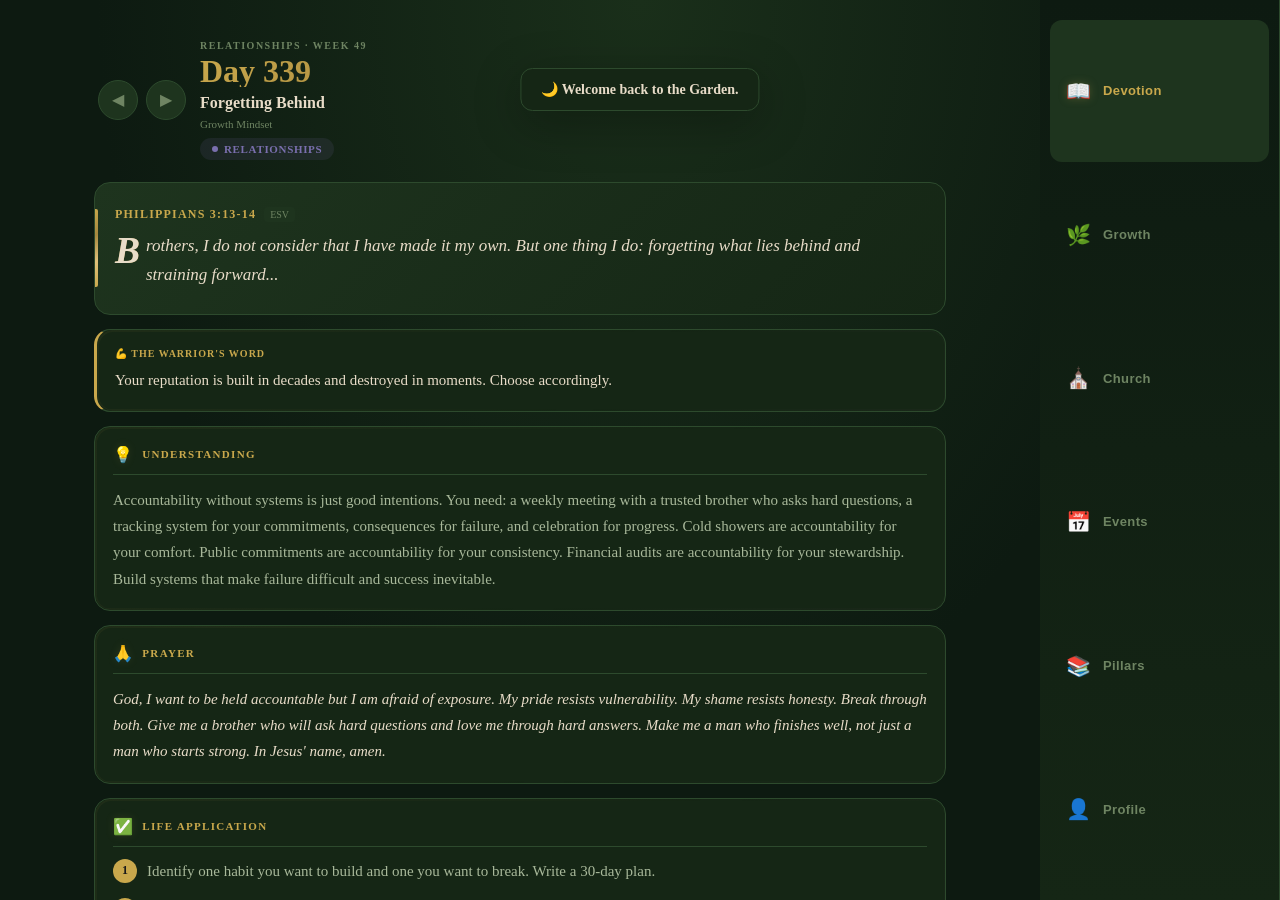
<file: index.html>
<!DOCTYPE html>
<html lang="en" data-theme="dark">
<head>
  <meta charset="UTF-8">
  <meta name="viewport" content="width=device-width, initial-scale=1.0, maximum-scale=1.0, user-scalable=no, viewport-fit=cover">
  <meta http-equiv="Cache-Control" content="no-cache, no-store, must-revalidate">
  <meta http-equiv="Pragma" content="no-cache">
  <meta http-equiv="Expires" content="0">
  <title>Flourish — Biblical Life Mastery</title>
  <link rel="manifest" href="manifest.json">
  <link rel="stylesheet" href="flourish-v9.css">
  <meta name="theme-color" content="#1a3c1a">
  <meta name="apple-mobile-web-app-capable" content="yes">
  <meta name="apple-mobile-web-app-status-bar-style" content="black-translucent">
  <link rel="apple-touch-icon" href="data:image/svg+xml,%3Csvg xmlns='http://www.w3.org/2000/svg' viewBox='0 0 100 100'%3E%3Ccircle cx='50' cy='50' r='48' fill='%23142'/%3E%3Ctext x='50' y='62' text-anchor='middle' font-size='55'%3E🌱%3C/text%3E%3C/svg%3E">
</head>
<body>
  <div id="app">
    <header class="app-header">
      <div class="brand"><span class="logo">🌱</span><span class="title">Flourish</span></div>
      <div style="display:flex;align-items:center;gap:10px">
        <button id="theme-toggle" aria-label="Toggle theme">🌙</button>
        <button id="gender-toggle" aria-label="Toggle gender track">
          <span class="g-label label-men">Man</span>
          <span class="g-track"></span>
          <span class="g-label dim label-women">Woman</span>
        </button>
      </div>
    </header>
    <main id="main"></main>
    <nav class="bottom-nav">
      <button class="nav-btn active" data-page="devotional" aria-label="Devotional">
        <span class="nav-icon">📖</span><span class="nav-label">Devotion</span>
      </button>
      <button class="nav-btn" data-page="progress" aria-label="Progress">
        <span class="nav-icon">🌿</span><span class="nav-label">Growth</span>
      </button>
      <button class="nav-btn" data-page="churches" aria-label="Churches">
        <span class="nav-icon">⛪</span><span class="nav-label">Church</span>
      </button>
      <button class="nav-btn" data-page="events" aria-label="Events">
        <span class="nav-icon">📅</span><span class="nav-label">Events</span>
      </button>
      <button class="nav-btn" data-page="pillars" aria-label="Pillars">
        <span class="nav-icon">📚</span><span class="nav-label">Pillars</span>
      </button>
      <button class="nav-btn" data-page="profile" aria-label="Profile">
        <span class="nav-icon">👤</span><span class="nav-label">Profile</span>
      </button>
    </nav>
  </div>
  <script src="flourish-v9.js"></script>
</body>
</html>
</file>
<file: flourish-v9.css>
/* ════════════════════════════════════════
   FLOURISH 2.0 — The Sacred Growth Theme
   Color System: Earth + Gold + Burgundy + Sage
   Light Theme: Warm parchment (sepia) tones
   Dark Theme: Deep forest (moss) tones
   ════════════════════════════════════════ */

[data-theme="dark"] {
  --bg:            #0d1a11;
  --surface:        #152615;
  --surface-2:      #1e341e;
  --surface-3:      #264326;
  --border:          #2d4a2d;
  --border-light:    #3d5c3d;
  --text:            #e8dcc8;
  --text-muted:      #a8b89a;
  --text-dim:        #6e8462;
  --text-inverse:    #0d1a11;

  --accent:          #c9a84c;
  --accent-soft:      #a6883e;
  --accent-glow:      rgba(201,168,76,0.12);
  --accent-glow-strong: rgba(201,168,76,0.25);

  --spiritual:        #8b5a7c;
  --spiritual-soft:   rgba(139,90,124,0.12);
  --wealth:           #c9a84c;
  --wealth-soft:      rgba(201,168,76,0.12);
  --health:           #5a8f6e;
  --health-soft:      rgba(90,143,110,0.12);
  --relationships:    #7a6fae;
  --relationships-soft:rgba(122,111,174,0.12);

  --danger:           #b85c5c;
  --success:          #5a9e6f;
  --warning:           #c9a84c;
  --info:              #7a9eb8;

  --radial-deep:      radial-gradient(ellipse at 50% 0%, #1a2f1a, #0d1a11 60%);
  --sheen-accent:     linear-gradient(135deg, #c9a84c, #a6883e, #dfc07a, #c9a84c);
}

[data-theme="light"] {
  --bg:            #f5efe6;
  --surface:        #fffaf2;
  --surface-2:      #efe8d8;
  --surface-3:      #e8dece;
  --border:          #d6c9b0;
  --border-light:    #c9bc9f;
  --text:            #2d2420;
  --text-muted:      #5e5248;
  --text-dim:        #8a7d72;
  --text-inverse:    #f5efe6;

  --accent:          #8b6914;
  --accent-soft:      #6b520f;
  --accent-glow:      rgba(139,105,20,0.08);
  --accent-glow-strong:rgba(139,105,20,0.18);

  --spiritual:        #7a506e;
  --spiritual-soft:   rgba(122,80,110,0.08);
  --wealth:           #8b6914;
  --wealth-soft:      rgba(139,105,20,0.08);
  --health:           #4a7a5e;
  --health-soft:      rgba(74,122,94,0.08);
  --relationships:    #5e5294;
  --relationships-soft:rgba(94,82,148,0.08);

  --danger:           #a04545;
  --success:          #3d8f55;
  --warning:           #8b6914;
  --info:              #3d6f8f;

  --radial-deep:      radial-gradient(ellipse at 50% 0%, #fffaf2, #f5efe6 60%);
  --sheen-accent:     linear-gradient(135deg, #8b6914, #6b520f, #a68a30, #8b6914);
}

:root {
  --radius:     16px;
  --radius-sm:  12px;
  --radius-lg:  24px;
  --header:     56px;
  --nav:        68px;
  --transition:  cubic-bezier(0.22, 1, 0.36, 1);
}

html { scroll-behavior: smooth; }
*  { box-sizing: border-box; margin: 0; padding: 0; }

html,body {
  height:           100%;
  background:       var(--bg);
  color:            var(--text);
  font-family:      'Georgia','Times New Roman',serif;
  -webkit-font-smoothing: antialiased;
  -webkit-tap-highlight-color: transparent;
  overscroll-behavior-y: none;
}

#app {
  height:            100dvh;
  display:           flex;
  flex-direction:    column;
  overflow:          hidden;
  background:        var(--radial-deep);
}

/* ═══════ HEADER ═══════ */
header.app-header {
  height:            var(--header);
  display:           flex;
  align-items:       center;
  justify-content:   space-between;
  padding:           0 18px;
  flex-shrink:       0;
  position:          relative;
  z-index:           50;
}
header.app-header::after {
  content:'';
  position:absolute;
  inset:auto 0 0;
  height:1px;
  background:linear-gradient(90deg,transparent 0%,var(--border-light) 50%,transparent 100%);
}

header .brand {
  display:flex;align-items:center;gap:8px;
  font-weight:800;font-size:19px;
  color:var(--accent);
  letter-spacing:0.4px;
}
header .brand .logo {
  font-size:24px;
  filter:drop-shadow(0 2px 4px var(--accent-glow-strong));
}

/* Theme toggle */
#theme-toggle {
  background:var(--surface-2);
  border:1px solid var(--border);
  border-radius:999px;
  width:40px;height:40px;
  display:flex;align-items:center;justify-content:center;
  font-size:18px;cursor:pointer;
  transition:transform .2s,background .3s;
  touch-action:manipulation;
}
#theme-toggle:active { transform:scale(0.92); }

/* Gender toggle */
#gender-toggle {
  display:flex;align-items:center;gap:10px;
  background:var(--surface-2);
  border:1px solid var(--border);
  border-radius:999px;
  padding:5px 14px;
  cursor:pointer;
  font-family:inherit;font-size:12px;
  font-weight:700;
  text-transform:uppercase;
  letter-spacing:0.08em;
  transition:all .3s var(--transition);
  touch-action:manipulation;
  -webkit-user-select:none;user-select:none;
}
#gender-toggle .g-label { color:var(--accent); transition:color .3s; }
#gender-toggle .g-label.dim { color:var(--text-dim); font-weight:400; }
#gender-toggle .g-track {
  width:36px;height:20px;
  background:var(--surface-3);
  border:1px solid var(--border);
  border-radius:999px;
  position:relative;
  flex-shrink:0;
}
#gender-toggle .g-track::after {
  content:'';
  position:absolute;
  top:2px;left:2px;
  width:14px;height:14px;
  background:linear-gradient(135deg,var(--accent),var(--accent-soft));
  border-radius:50%;
  box-shadow:0 2px 6px var(--accent-glow-strong);
  transition:transform .35s var(--transition);
}
#gender-toggle.women .g-track::after { transform:translateX(16px); }
#gender-toggle.women .label-men { color:var(--text-dim);font-weight:400; }
#gender-toggle.women .label-women { color:var(--accent);font-weight:700; }

/* ═══════ MAIN ═══════ */
main#main {
  flex:1;
  overflow-y:auto;
  -webkit-overflow-scrolling:touch;
  padding:16px;
  padding-bottom:calc(var(--nav) + env(safe-area-inset-bottom,0px) + 12px);
  scrollbar-width:thin;
  scrollbar-color:var(--border) transparent;
}
main#main::-webkit-scrollbar { width:4px; }
main#main::-webkit-scrollbar-thumb { background:var(--border);border-radius:2px; }

/* ═══════ CARDS ═══════ */
.card {
  background:var(--surface);
  border:1px solid var(--border);
  border-radius:var(--radius);
  padding:18px;
  margin-bottom:14px;
  position:relative;
  overflow:hidden;
  transition:box-shadow .3s,transform .2s;
}
.card::before {
  content:'';
  position:absolute;
  inset:0;
  border-radius:inherit;
  padding:1.5px;
  background:linear-gradient(135deg,rgba(201,168,76,0.06),transparent 60%,rgba(139,90,124,0.04));
  -webkit-mask:linear-gradient(#fff 0 0) content-box,linear-gradient(#fff 0 0);
  -webkit-mask-composite:xor;
  mask-composite:exclude;
  pointer-events:none;
}
.card:hover { box-shadow:0 8px 32px var(--accent-glow); }
.card-header {
  font-size:11px;font-weight:800;
  text-transform:uppercase;letter-spacing:0.12em;
  color:var(--accent);
  margin-bottom:12px;
  padding-bottom:10px;
  border-bottom:1px solid var(--border);
  display:flex;align-items:center;gap:8px;
}
.card-header .icon {
  font-size:16px;
  filter:drop-shadow(0 0 4px var(--accent-glow));
}

/* ═══════ BUTTONS ═══════ */
.btn {
  display:inline-flex;align-items:center;justify-content:center;gap:8px;
  padding:12px 20px;
  border-radius:var(--radius-sm);
  border:1px solid var(--border);
  background:var(--surface-2);
  color:var(--text);
  font-size:14px;font-family:inherit;
  cursor:pointer;
  transition:transform .15s,filter .2s;
  touch-action:manipulation;
  -webkit-user-select:none;user-select:none;
}
.btn:active { transform:scale(0.97); }

.btn-primary {
  background:var(--sheen-accent);
  color:var(--text-inverse);
  border:none;
  font-weight:800;
  box-shadow:0 4px 16px var(--accent-glow-strong);
  position:relative;
  overflow:hidden;
}
.btn-primary::after {
  content:'';
  position:absolute;
  inset:0;
  background:linear-gradient(90deg,transparent,rgba(255,255,255,0.15),transparent);
  transform:translateX(-100%);
  transition:transform .6s;
}
.btn-primary:hover::after { transform:translateX(100%); }
.btn-primary.done {
  background:var(--success);
  box-shadow:0 4px 16px rgba(90,158,111,0.25);
}

.btn-ghost {
  background:transparent;
  border-color:var(--border-light);
  color:var(--text-muted);
}
.btn-ghost:hover { background:var(--surface-2);color:var(--text); }

.btn-danger {
  background:rgba(184,92,92,0.08);
  color:var(--danger);
  border-color:rgba(184,92,92,0.25);
}

.btn-nav-round {
  width:40px;height:40px;
  border-radius:50%;
  background:var(--surface-2);
  border:1px solid var(--border);
  color:var(--text-dim);
  display:flex;align-items:center;justify-content:center;
  font-size:16px;cursor:pointer;
  transition:all .2s;
  touch-action:manipulation;
}
.btn-nav-round:hover { color:var(--accent);border-color:var(-- accent); }
.btn-nav-round:active { transform:scale(0.92); }
.btn-nav-round:disabled { opacity:0.3;pointer-events:none; }

/* ═══════ BOTTOM NAV ═══════ */
.bottom-nav {
  display:flex;
  justify-content:space-around;
  align-items:center;
  background:linear-gradient(0deg,var(--surface),var(--bg));
  border-top:1px solid var(--border);
  height:var(--nav);
  padding:6px 0 calc(6px + env(safe-area-inset-bottom,0px));
  flex-shrink:0;
  z-index:100;
}
.bottom-nav .nav-btn {
  flex:1;height:100%;
  background:none;border:none;
  color:var(--text-dim);
  font-size:13px;
  cursor:pointer;
  display:flex;flex-direction:column;align-items:center;justify-content:center;
  gap:3px;
  position:relative;
  touch-action:manipulation;
  -webkit-user-select:none;user-select:none;
  transition:color .2s,transform .1s;
}
.bottom-nav .nav-btn .nav-icon { font-size:22px;transition:transform .2s; }
.bottom-nav .nav-btn .nav-label { font-size:10px;font-weight:600;letter-spacing:0.03em; }
.bottom-nav .nav-btn::before {
  content:'';
  position:absolute;
  top:0;left:50%;
  transform:translateX(-50%);
  width:0;height:3px;
  background:var(--accent);
  border-radius:0 0 3px 3px;
  transition:width .25s var(--transition);
}
.bottom-nav .nav-btn:active { transform:scale(0.92); }
.bottom-nav .nav-btn:active .nav-icon { transform:translateY(-2px); }
.bottom-nav .nav-btn.active { color:var(--accent); }
.bottom-nav .nav-btn.active::before { width:24px; }
.bottom-nav .nav-btn.active .nav-icon {
  filter:drop-shadow(0 0 4px var(--accent-glow-strong));
}

/* ═══════ PAGE: DEVOTIONAL ═══════ */
.devotional-page { padding:0 0 24px; }

.day-header {
  display:flex;align-items:center;gap:14px;
  padding:16px 4px;
  margin-bottom:6px;
}
.day-header .day-nav-wrap {
  display:flex;gap:8px;
  flex-shrink:0;
}
.day-header .day-info { flex:1;min-width:0; }
.day-header .day-eyebrow {
  font-size:10px;font-weight:800;
  text-transform:uppercase;letter-spacing:0.15em;
  color:var(--text-dim);margin-bottom:4px;
}
.day-header .day-number {
  font-size:32px;font-weight:800;
  line-height:1;
  background:var(--sheen-accent);
  -webkit-background-clip:text;
  -webkit-text-fill-color:transparent;
  background-clip:text;
}
.day-header .day-topic {
  font-size:16px;font-weight:600;
  color:var(--text);margin-top:6px;
  line-height:1.3;
}
.day-header .day-meta {
  font-size:11px;color:var(--text-dim);margin-top:4px;
}

/* Scripture block — the jewel */
.scripture-block {
  position:relative;
  background:linear-gradient(135deg,var(--surface-2),var(--surface));
  border:1px solid var(--border);
  border-radius:var(--radius);
  padding:24px 20px;
  margin-bottom:14px;
  overflow:hidden;
}
.scripture-block::before {
  content:'';
  position:absolute;left:0;top:20%;bottom:20%;width:3px;
  background:var(--sheen-accent);
  border-radius:0 2px 2px 0;
}
.scripture-block .scripture-ref {
  font-size:12px;font-weight:800;
  text-transform:uppercase;letter-spacing:0.1em;
  color:var(--accent);margin-bottom:10px;
  display:flex;align-items:center;gap:8px;
}
.scripture-block .scripture-ref .version {
  font-size:10px;font-weight:400;
  color:var(--text-dim);
  text-transform:none;letter-spacing:0;
  background:var(--surface-2);
  padding:2px 6px;border-radius:4px;
}
.scripture-block .scripture-text {
  font-size:17px;line-height:1.7;
  color:var(--text);
  font-style:italic;
  text-indent:0;
}
.scripture-block .scripture-text::first-letter {
  font-size:2.2em;font-weight:700;
  float:left;line-height:.9;
  margin-right:6px;margin-top:2px;
  background:var(--sheen-accent);
  -webkit-background-clip:text;
  -webkit-text-fill-color:transparent;
}

/* Track card (men/women specific) */
.track-card {
  border-left:3px solid;
}
.track-card.men   { border-left-color:var(--accent); }
.track-card.women { border-left-color:var(--spiritual); }
.track-card .track-label {
  font-size:10px;font-weight:800;
  text-transform:uppercase;letter-spacing:0.1em;
  margin-bottom:8px;
}
.track-card.men   .track-label { color:var(--accent); }
.track-card.women .track-label { color:var(--spiritual); }
.track-text {
  font-size:15px;line-height:1.75;
  color:var(--text);
}

/* Cross-pillar gold thread */
.cross-pillar-card {
  background:linear-gradient(135deg,var(--wealth-soft),transparent);
  border-color:var(--accent-soft);
}

/* Enrichment with depth */
.context-card { border-left:3px solid var(--accent-soft); }
.word-card     { border-left:3px solid var(--spiritual); }
.christ-card   { border-left:3px solid var(--success); }
.reflect-card  { border-left:3px solid var(--info); }

.reflect-q {
  background:var(--surface-2);
  border:1px solid var(--border);
  border-radius:var(--radius-sm);
  padding:14px;
  font-size:14px;line-height:1.65;
  color:var(--text-muted);
  position:relative;
  padding-left:30px;
}
.reflect-q::before {
  content:attr(data-n);
  position:absolute;left:10px;top:14px;
  font-weight:800;color:var(--accent);font-size:13px;
}

/* Actions bar */
.devotional-actions {
  display:flex;gap:10px;
  padding:0 4px;margin-top:16px;
}

/* ═══════ PAGE: PROGRESS — THE SACRED GARDEN ═══════ */
.progress-page { padding:0 0 24px; }

/* Hero with plant */
.progress-hero {
  display:flex;flex-direction:column;align-items:center;
  padding:32px 16px 24px;
  text-align:center;
}
.progress-hero .plant-stage {
  width:160px;height:140px;
  margin-bottom:16px;
  filter:drop-shadow(0 8px 24px var(--accent-glow));
}
.progress-stat {
  font-size:56px;font-weight:800;
  line-height:1;
  background:var(--sheen-accent);
  -webkit-background-clip:text;
  -webkit-text-fill-color:transparent;
  background-clip:text;
}
.progress-stat span { font-size:18px;opacity:.6; }
.progress-label {
  font-size:11px;font-weight:700;
  text-transform:uppercase;letter-spacing:0.15em;
  color:var(--text-dim);margin-top:8px;
}

/* The living progress bar */
.living-bar {
  height:10px;
  background:var(--surface-2);
  border-radius:5px;
  margin:14px 16px 8px;
  overflow:hidden;
  position:relative;
}
.living-bar .fill {
  height:100%;border-radius:5px;
  background:var(--sheen-accent);
  box-shadow:0 0 12px var(--accent-glow-strong);
  transition:width 1.2s var(--transition);
  position:relative;
}
.living-bar .fill::after {
  content:'';
  position:absolute;right:-2px;top:-3px;
  width:16px;height:16px;
  background:var(--accent);
  border-radius:50%;
  box-shadow:0 0 12px var(--accent-glow-strong);
  filter:blur(2px);
}
.living-bar .fill::before {
  content:'';
  position:absolute;right:0;top:-1px;width:8px;height:8px;
  background:#fff;border-radius:50%;
  filter:blur(1px);
}
.pct-label {
  font-size:12px;font-weight:700;
  color:var(--accent);text-align:center;
  letter-spacing:0.05em;
}

/* Stage description */
.growth-status {
  text-align:center;padding:0 16px;margin-top:8px;
  font-size:14px;color:var(--text-muted);line-height:1.5;
}
.growth-status .stage-name {
  color:var(--accent);font-weight:700;font-size:15px;
}

/* Stats diamonds */
.stats-grid {
  display:grid;
  grid-template-columns:repeat(2,1fr);
  gap:12px;
  padding:0 8px;
  margin-bottom:18px;
}
.stat-diamond {
  background:var(--surface);
  border:1px solid var(--border);
  border-radius:var(--radius);
  padding:18px 12px;
  text-align:center;
  position:relative;
  overflow:hidden;
}
.stat-diamond::before {
  content:'';
  position:absolute;inset:0;
  background:linear-gradient(135deg,var(--accent-glow),transparent 60%);
  opacity:.5;
}
.stat-diamond .stat-num {
  font-size:28px;font-weight:800;
  color:var(--accent);
  position:relative;
}
.stat-diamond .stat-label {
  font-size:10px;font-weight:700;
  text-transform:uppercase;letter-spacing:0.1em;
  color:var(--text-dim);margin-top:6px;
  position:relative;
}

/* Pillar garden */
.pillar-garden {
  display:flex;flex-direction:column;gap:12px;
}
.pillar-row {
  display:flex;align-items:center;gap:12px;
}
.pillar-row .pillar-icon {
  width:32px;height:32px;
  border-radius:var(--radius-sm);
  display:flex;align-items:center;justify-content:center;
  flex-shrink:0;font-size:14px;
}
.pillar-row.health   .pillar-icon { background:var(--health-soft);color:var(--health); }
.pillar-row.wealth  .pillar-icon { background:var(--wealth-soft);color:var(--wealth); }
.pillar-row.relationships .pillar-icon { background:var(--relationships-soft);color:var(--relationships); }
.pillar-row.spiritual .pillar-icon { background:var(--spiritual-soft);color:var(--spiritual); }

.pillar-row .pillar-info { flex:1;min-width:0; }
.pillar-row .pillar-name {
  font-size:12px;font-weight:700;
  text-transform:uppercase;letter-spacing:0.08em;
}
.pillar-row.health   .pillar-name { color:var(--health); }
.pillar-row.wealth  .pillar-name { color:var(--wealth); }
.pillar-row.relationships .pillar-name { color:var(--relationships); }
.pillar-row.spiritual .pillar-name { color:var(--spiritual); }

.pillar-track {
  flex:1;height:8px;
  background:var(--surface-2);
  border-radius:4px;overflow:hidden;
}
.pillar-fill {
  height:100%;border-radius:4px;
  transition:width .8s var(--transition);
}
.pillar-row.health   .pillar-fill { background:var(--health); }
.pillar-row.wealth  .pillar-fill { background:var(--wealth); }
.pillar-row.relationships .pillar-fill { background:var(--relationships); }
.pillar-row.spiritual .pillar-fill { background:var(--spiritual); }

.pillar-count {
  font-size:13px;font-weight:700;
  color:var(--text-dim);width:28px;text-align:right;
}

/* Week garden */
.week-garden {
  display:grid;
  grid-template-columns:repeat(7,1fr);
  gap:6px;
  margin-top:12px;
}
.week-cell {
  aspect-ratio:1;
  background:var(--surface-2);
  border:1px solid var(--border);
  border-radius:var(--radius-sm);
  display:flex;flex-direction:column;
  align-items:center;justify-content:center;
  cursor:pointer;
  touch-action:manipulation;
  transition:all .2s;
  position:relative;
  overflow:hidden;
}
.week-cell .w-label { font-size:9px;color:var(--text-dim);text-transform:uppercase; }
.week-cell .w-num  { font-size:14px;font-weight:700;color:var(--text);margin-top:2px; }
.week-cell:hover { transform:translateY(-2px); }
.week-cell.done {
  background:var(--health-soft);
  border-color:var(--health);
}
.week-cell.done .w-num { color:var(--health); }
.week-cell.done::after {
  content:'';position:absolute;bottom:3px;left:50%;
  transform:translateX(-50%);
  width:4px;height:4px;background:var(--health);border-radius:50%;
}
.week-cell.today {
  border-color:var(--accent);
  box-shadow:0 0 0 2px var(--accent-glow-strong),inset 0 0 8px var(--accent-glow);
}
.week-cell.today .w-num { color:var(--accent); }

/* ═══════ PAGE: CHURCHES / EVENTS / STORE ═══════ */
.search-box {
  width:100%;padding:12px 14px;margin-bottom:12px;
  background:var(--surface-2);
  border:1px solid var(--border);
  border-radius:var(--radius-sm);
  color:var(--text);font-size:14px;font-family:inherit;
  outline:none;transition:border-color .2s,box-shadow .2s;
}
.search-box:focus {
  border-color:var(--accent);
  box-shadow:0 0 0 3px var(--accent-glow);
}

.event-item {
  display:flex;gap:14px;
  padding:14px 0;
  border-bottom:1px solid var(--border);
}
.event-item:last-child { border-bottom:none; }
.event-date-block {
  width:48px;text-align:center;
  display:flex;flex-direction:column;align-items:center;
}
.event-date-block .d-month {
  font-size:10px;font-weight:800;
  text-transform:uppercase;letter-spacing:.1em;color:var(--text-dim);
}
.event-date-block .d-day {
  font-size:20px;font-weight:800;color:var(--accent);line-height:1;
}

.event-body .event-title { font-size:15px;font-weight:600;color:var(--text); }
.event-body .event-meta  { font-size:12px;color:var(--text-dim);margin-top:4px; }
.event-tag {
  display:inline-block;
  padding:3px 8px;border-radius:999px;
  font-size:10px;font-weight:700;letter-spacing:0.05em;
  text-transform:uppercase;margin-top:6px;
}
.event-tag.public  { background:var(--health-soft);color:var(--health); }
.event-tag.private { background:var(--spiritual-soft);color:var(--spiritual); }

.store-grid { display:grid;grid-template-columns:repeat(2,1fr);gap:14px; }
.store-card {
  background:var(--surface);
  border:1px solid var(--border);
  border-radius:var(--radius);
  overflow:hidden;
  display:flex;flex-direction:column;
  transition:transform .2s,box-shadow .3s;
}
.store-card:hover { transform:translateY(-3px);box-shadow:0 12px 32px var(--accent-glow); }
.store-card .thumb {
  height:120px;background:linear-gradient(135deg,var(--surface-2),var(--surface-3));
  display:flex;align-items:center;justify-content:center;font-size:48px;
  position:relative;
}
.store-card .thumb::after {
  content:'';position:absolute;inset:0;
  background:linear-gradient(180deg,transparent 60%,rgba(0,0,0,0.2));
}
.store-card .info { padding:14px;flex:1;display:flex;flex-direction:column; }
.store-card .store-title { font-size:15px;font-weight:600;color:var(--text); }
.store-card .store-desc { font-size:13px;color:var(--text-muted);margin-top:4px;flex:1; }
.store-card .store-footer {
  display:flex;align-items:center;justify-content:space-between;
  margin-top:12px;
}
.store-card .store-price {
  font-size:18px;font-weight:800;
  background:var(--sheen-accent);
  -webkit-background-clip:text;
  -webkit-text-fill-color:transparent;
}

/* ═══════ PAGE: PROFILE ═══════ */
.profile-hero {
  text-align:center;padding:32px 16px 20px;
}
.profile-hero .avatar-ring {
  width:80px;height:80px;margin:0 auto;
  border-radius:50%;
  background:linear-gradient(135deg,var(--accent),var(--spiritual));
  padding:3px;
}
.profile-hero .avatar-ring .avatar-inner {
  width:100%;height:100%;
  background:var(--surface);
  border-radius:50%;
  display:flex;align-items:center;justify-content:center;
  font-size:36px;
}
.profile-hero .profile-name {
  font-size:22px;font-weight:700;color:var(--text);margin-top:14px;
}
.profile-hero .profile-meta {
  font-size:12px;color:var(--text-dim);margin-top:4px;
  letter-spacing:0.05em;
}

.setting-row {
  display:flex;justify-content:space-between;align-items:center;
  padding:14px 0;border-bottom:1px solid var(--border);
}
.setting-row:last-child { border-bottom:none; }
.setting-row .s-label { font-size:15px;color:var(--text); }
.setting-row .s-val   { font-size:14px;color:var(--accent);font-weight:600; }

.toggle-switch {
  width:48px;height:26px;
  background:var(--surface-2);border:1px solid var(--border);
  border-radius:999px;position:relative;cursor:pointer;
  transition:background .3s;
  flex-shrink:0;
}
.toggle-switch .knob {
  position:absolute;top:2.5px;left:3px;
  width:19px;height:19px;
  background:var(--text-dim);border-radius:50%;
  transition:transform .35s var(--transition),background .3s;
}
.toggle-switch.on { background:var(--accent-soft);border-color:var(--accent); }
.toggle-switch.on .knob { transform:translateX(22px);background:#fff;box-shadow:0 2px 6px rgba(0,0,0,0.2); }

.tithe-row {
  display:flex;justify-content:space-between;
  padding:12px 0;border-bottom:1px solid var(--border);
  color:var(--text);font-size:14px;
}
.tithe-row:last-child { border-bottom:none; }
.tithe-row .amount { font-weight:700;color:var(--wealth); }

.prayer-list .prayer-item {
  padding:12px 0;border-bottom:1px solid var(--border);
  color:var(--text-muted);font-size:14px;
  display:flex;align-items:center;gap:8px;
}
.prayer-list .prayer-item:last-child { border-bottom:none; }
.prayer-list .prayer-item.status-urgent  { color:var(--danger); }
.prayer-list .prayer-item.status-active  { color:var(--warning); }
.prayer-list .prayer-item.status-answered { color:var(--success); }

/* ═══════ LOADING / ERROR ═══════ */
.sacred-loader {
  display:flex;flex-direction:column;
  align-items:center;justify-content:center;
  min-height:50vh;gap:20px;padding:24px;text-align:center;
}
.seed-glyph {
  font-size:48px;
  animation:seedBreathe 2.4s ease-in-out infinite;
  filter:drop-shadow(0 4px 12px var(--accent-glow));
}
@keyframes seedBreathe {
  0%,100% { transform:scale(1);opacity:.7; }
  50% { transform:scale(1.15);opacity:1; }
}
.loader-text {
  font-size:16px;font-weight:700;color:var(--accent);
  letter-spacing:0.05em;
}
.loader-sub {
  font-size:13px;color:var(--text-dim);max-width:220px;line-height:1.5;
}

.error-state {
  display:flex;flex-direction:column;
  align-items:center;justify-content:center;
  min-height:50vh;gap:16px;padding:24px;text-align:center;
}
.error-state .error-icon { font-size:48px; }
.error-state .error-msg {
  font-size:15px;color:var(--danger);line-height:1.5;max-width:280px;
}

/* ═══════ TOAST ═══════ */
.toast {
  position:fixed;top:calc(var(--header) + 12px);left:50%;
  transform:translateX(-50%) translateY(-20px);
  background:var(--surface);border:1px solid var(--border);
  border-radius:var(--radius-sm);
  padding:12px 20px;
  font-size:14px;font-weight:600;color:var(--text);
  box-shadow:0 12px 48px rgba(0,0,0,0.3);
  opacity:0;pointer-events:none;
  transition:opacity .3s,transform .35s var(--transition);
  z-index:999;
}
.toast.show { opacity:1;transform:translateX(-50%) translateY(0); }

/* ═══════ PILLAR CHIPS ═══════ */
.pillar-chip {
  display:inline-flex;align-items:center;gap:6px;
  padding:5px 12px;border-radius:999px;
  font-size:11px;font-weight:800;
  text-transform:uppercase;letter-spacing:0.06em;
}
.pillar-chip::before {
  content:'';width:6px;height:6px;border-radius:50%;
}
.pillar-chip.health   { background:var(--health-soft);color:var(--health); }
.pillar-chip.health::before   { background:var(--health); }
.pillar-chip.wealth  { background:var(--wealth-soft);color:var(--wealth); }
.pillar-chip.wealth::before  { background:var(--wealth); }
.pillar-chip.relationships { background:var(--relationships-soft);color:var(--relationships); }
.pillar-chip.relationships::before { background:var(--relationships); }
.pillar-chip.spiritual { background:var(--spiritual-soft);color:var(--spiritual); }
.pillar-chip.spiritual::before { background:var(--spiritual); }

/* ═══════ ANIMATIONS ═══════ */
@keyframes pulseGlow {
  0%,100% { box-shadow:0 0 0 0 var(--accent-glow); }
  50% { box-shadow:0 0 12px 4px var(--accent-glow-strong); }
}
.glow-pulse { animation:pulseGlow 2.5s infinite; }

@keyframes slideUp {
  from { opacity:0;transform:translateY(16px); }
  to   { opacity:1;transform:translateY(0); }
}
.card-enter { animation:slideUp .5s var(--transition) both; }

@keyframes float {
  0%,100% { transform:translateY(0); }
  50% { transform:translateY(-6px); }
}
.float { animation:float 4s ease-in-out infinite; }

/* ═══════ MISC ═══════ */
.page-title {
  font-size:26px;font-weight:800;
  margin-bottom:16px;
  background:var(--sheen-accent);
  -webkit-background-clip:text;
  -webkit-text-fill-color:transparent;
}
.empty-state {
  text-align:center;padding:48px 24px;
  color:var(--text-dim);
}
.empty-state .e-icon { font-size:52px;opacity:.5;margin-bottom:12px; }
.scroll-x {
  display:flex;gap:10px;overflow-x:auto;
  padding-bottom:4px;scrollbar-width:none;
}
.scroll-x::-webkit-scrollbar { display:none; }
.hidden { display:none!important; }

/* ═══════ DESKTOP ═══════ */
@media (min-width:768px) {
  #app { flex-direction:row; }
  header.app-header { display:none; }
  .bottom-nav {
    position:static;flex-direction:column;
    justify-content:flex-start;gap:2px;
    width:240px;height:100vh;
    border-top:none;border-right:1px solid var(--border);
    padding:20px 10px;
  }
  .bottom-nav .nav-btn {
    flex-direction:row;gap:12px;
    padding:12px 16px;border-radius:var(--radius-sm);
    justify-content:flex-start;width:100%;height:auto;
    font-size:14px;
  }
  .bottom-nav .nav-btn .nav-icon { font-size:20px; }
  .bottom-nav .nav-btn .nav-label { font-size:13px; }
  .bottom-nav .nav-btn.active { background:var(--surface-2); }
  .bottom-nav .nav-btn.active::before { display:none; }
  main#main {
    padding:24px;padding-bottom:24px;
    max-width:900px;margin:0 auto;
  }
  .store-grid { grid-template-columns:repeat(3,1fr); }
}

/* ═══════ EXPANDABLE ENRICHMENT ═══════ */
.expandable {
  margin-bottom:14px;
}
.expand-toggle {
  width:100%;display:flex;align-items:center;justify-content:space-between;
  background:var(--surface-2);border:1px solid var(--border);
  border-radius:var(--radius-sm);padding:14px 16px;
  color:var(--text);font-family:inherit;font-size:14px;font-weight:600;
  cursor:pointer;transition:background .2s;
  touch-action:manipulation;
}
.expand-toggle:hover { background:var(--surface-3); }
.expand-toggle .toggle-icon { transition:transform .3s; }
.expand-toggle.open .toggle-icon { transform:rotate(180deg); }
.expand-body {
  background:var(--surface);
  border:1px solid var(--border);border-top:none;
  border-radius:0 0 var(--radius-sm) var(--radius-sm);
  padding:0 16px;max-height:0;overflow:hidden;
  transition:max-height .4s var(--transition),padding .4s;
}
.expand-body.open {
  padding:14px 16px;
  max-height:800px;
}
.expand-body p { font-size:14px;line-height:1.7;color:var(--text-muted);margin-bottom:10px; }
.expand-body p:last-child { margin-bottom:0; }
.expand-body .word-greek { font-style:italic;color:var(--accent);font-weight:600; }

/* ═══════ PAGE: PILLARS ═══════ */
.pillars-page { padding:0 0 24px; }

.pillars-grid {
  display:grid;
  grid-template-columns:1fr;
  gap:12px;
  margin-bottom:16px;
}
@media(min-width:768px){
  .pillars-grid { grid-template-columns:repeat(2,1fr); }
}

.pillar-tile {
  background:var(--surface);
  border:1px solid var(--border);
  border-radius:var(--radius);
  padding:20px;
  cursor:pointer;
  transition:transform .2s,box-shadow .3s;
  position:relative;
  overflow:hidden;
}
.pillar-tile:hover { transform:translateY(-2px);box-shadow:0 8px 32px var(--accent-glow); }
.pillar-tile::before {
  content:'';position:absolute;left:0;top:0;bottom:0;width:4px;
  background:var(--accent);opacity:0;transition:opacity .3s;
}
.pillar-tile:hover::before { opacity:1; }
.pillar-tile.health::before { background:var(--health); }
.pillar-tile.wealth::before { background:var(--wealth); }
.pillar-tile.relationships::before { background:var(--relationships); }
.pillar-tile.integration::before { background:var(--spiritual); }

.pillar-tile-icon {
  width:48px;height:48px;border-radius:var(--radius-sm);
  display:flex;align-items:center;justify-content:center;
  font-size:24px;margin-bottom:12px;
}
.pillar-tile-name {
  font-size:18px;font-weight:700;color:var(--text);
  margin-bottom:4px;
}
.pillar-tile-count {
  font-size:11px;font-weight:600;
  text-transform:uppercase;letter-spacing:0.1em;
  color:var(--text-dim);margin-bottom:10px;
}
.pillar-tile-desc {
  font-size:13px;line-height:1.6;color:var(--text-muted);
}
.pillar-tile-cta {
  font-size:12px;font-weight:700;
  color:var(--accent);margin-top:12px;
  text-transform:uppercase;letter-spacing:0.08em;
}

/* Pillar hero inside detail */
.pillar-hero {
  background:var(--surface);
  border:1px solid var(--border);
  border-radius:var(--radius);
  padding:24px;
  margin-bottom:16px;
  text-align:center;
}
.pillar-hero-icon {
  width:56px;height:56px;border-radius:50%;
  display:flex;align-items:center;justify-content:center;
  font-size:28px;margin:0 auto 12px;
}
.pillar-hero-title {
  font-size:22px;font-weight:800;color:var(--text);
  margin-bottom:6px;
}
.pillar-hero-subtitle {
  font-size:13px;color:var(--text-muted);margin-bottom:10px;
}
.pillar-hero-stats {
  font-size:12px;font-weight:600;color:var(--text-dim);
  letter-spacing:0.05em;
}

/* Week cards in pillar detail */
.week-list { display:flex;flex-direction:column;gap:10px; }
.week-card {
  background:var(--surface);
  border:1px solid var(--border);
  border-radius:var(--radius-sm);
  padding:16px;
  cursor:pointer;
  transition:transform .2s,box-shadow .3s,border-color .2s;
}
.week-card:hover { transform:translateX(4px);box-shadow:0 4px 20px var(--accent-glow);border-color:var(--border-light); }
.week-card.health:hover { border-color:var(--health); }
.week-card.wealth:hover { border-color:var(--wealth); }
.week-card.relationships:hover { border-color:var(--relationships); }
.week-card.integration:hover { border-color:var(--spiritual); }

.week-card-header {
  display:flex;align-items:center;justify-content:space-between;
  margin-bottom:8px;
}
.week-num {
  font-size:14px;font-weight:700;color:var(--text);
}
.week-progress {
  display:flex;align-items:center;gap:8px;
}
.week-bar {
  width:60px;height:6px;
  background:var(--surface-2);
  border-radius:3px;overflow:hidden;
}
.week-fill {
  height:100%;border-radius:3px;
  transition:width .5s var(--transition);
}
.week-fill.health { background:var(--health); }
.week-fill.wealth { background:var(--wealth); }
.week-fill.relationships { background:var(--relationships); }
.week-fill.integration { background:var(--spiritual); }
.week-pct {
  font-size:11px;font-weight:700;color:var(--accent);
  min-width:32px;text-align:right;
}
.week-theme {
  font-size:13px;font-weight:500;
  color:var(--text-muted);line-height:1.5;
  margin-bottom:10px;
}
.week-days-preview {
  display:flex;flex-wrap:wrap;gap:6px;
}
.day-dot {
  width:28px;height:28px;border-radius:50%;
  background:var(--surface-2);border:1px solid var(--border);
  display:flex;align-items:center;justify-content:center;
  font-size:10px;font-weight:700;color:var(--text-dim);
  transition:all .2s;
}
.day-dot.done {
  background:var(--success);border-color:var(--success);
  color:#fff;
}
.day-dot.today {
  box-shadow:0 0 0 2px var(--accent);
  color:var(--accent);
}
.day-dot.more {
  background:var(--surface-3);border-style:dashed;
  font-size:9px;
}

/* Week detail header */
.week-detail-header {
  display:flex;align-items:center;gap:14px;
  background:var(--surface);border:1px solid var(--border);
  border-radius:var(--radius);padding:16px;
  margin-bottom:14px;
}
.week-detail-info { flex:1;min-width:0; }
.week-detail-eyebrow {
  font-size:10px;font-weight:800;
  text-transform:uppercase;letter-spacing:0.15em;
  color:var(--text-dim);margin-bottom:4px;
}
.week-detail-theme {
  font-size:16px;font-weight:700;color:var(--text);line-height:1.4;
}
.week-detail-progress {
  font-size:12px;color:var(--accent);margin-top:6px;font-weight:600;
}

/* Day rows in week detail */
.day-list { display:flex;flex-direction:column;gap:8px; }
.day-row {
  background:var(--surface);border:1px solid var(--border);
  border-radius:var(--radius-sm);padding:14px;
  display:flex;align-items:center;justify-content:space-between;
  cursor:pointer;transition:all .2s;
}
.day-row:hover { border-color:var(--border-light);transform:translateX(4px); }
.day-row.done { border-color:rgba(90,158,111,0.3); }
.day-row.today { box-shadow:0 0 0 2px var(--accent); }
.day-row-left { display:flex;align-items:center;gap:12px;flex:1;min-width:0; }
.day-row-num {
  width:36px;height:36px;border-radius:50%;
  background:var(--surface-2);border:1px solid var(--border);
  display:flex;align-items:center;justify-content:center;
  font-size:13px;font-weight:700;color:var(--text-dim);
  flex-shrink:0;
}
.day-row-num.health { color:var(--health);border-color:var(--health); }
.day-row-num.wealth { color:var(--wealth);border-color:var(--wealth); }
.day-row-num.relationships { color:var(--relationships);border-color:var(--relationships); }
.day-row-num.integration { color:var(--spiritual);border-color:var(--spiritual); }
.day-row-info { flex:1;min-width:0; }
.day-row-topic { font-size:15px;font-weight:600;color:var(--text); }
.day-row-scripture { font-size:12px;color:var(--accent);margin-top:2px; }
.day-row-excerpt { font-size:12px;color:var(--text-dim);margin-top:3px;line-height:1.5; }
.day-row-right { flex-shrink:0; }
.day-row-status { font-size:18px;color:var(--text-dim); }
.day-row-status.done { color:var(--success); }

/* Page subtitle */
.page-subtitle {
  font-size:13px;color:var(--text-muted);
  margin-bottom:16px;text-align:center;
}

/* ════════════════════════════════════════
   CHURCH & QR FEATURES v9
   ════════════════════════════════════════ */

/* My Church rows */
.church-my-row {
  display:flex;align-items:center;gap:12px;
  background:var(--surface-2);border:1px solid var(--border);
  border-radius:var(--radius-sm);padding:12px 14px;
  cursor:pointer;transition:all .2s;
}
.church-my-row:hover { border-color:var(--accent);transform:translateX(4px); }
.church-my-icon {
  width:40px;height:40px;border-radius:50%;
  background:var(--accent-glow);
  display:flex;align-items:center;justify-content:center;
  font-size:20px;flex-shrink:0;
}
.church-my-info { flex:1;min-width:0; }
.church-my-name { font-size:15px;font-weight:600;color:var(--text); }
.church-my-meta { font-size:12px;color:var(--text-dim);margin-top:2px; }
.church-my-arrow { font-size:18px;color:var(--accent);flex-shrink:0; }

/* Church cards */
.church-card { transition:all .2s; }
.church-card.joined { border-color:rgba(201,168,76,0.3); }
.church-avatar {
  width:48px;height:48px;border-radius:50%;
  background:var(--accent-glow);
  display:flex;align-items:center;justify-content:center;
  font-size:24px;flex-shrink:0;
}

/* Church hero */
.church-hero {
  background:var(--surface);border:1px solid var(--border);
  border-radius:var(--radius);padding:24px 16px;
  text-align:center;margin-bottom:14px;
  position:relative;
}
.church-hero .btn-nav-round {
  position:absolute;left:12px;top:50%;transform:translateY(-50%);
}
.church-hero-icon { font-size:56px;margin-bottom:8px; }
.church-hero-name {
  font-size:22px;font-weight:700;color:var(--text);
  font-family:'Playfair Display',Georgia,serif;
}
.church-hero-meta {
  font-size:13px;color:var(--text-muted);margin-top:4px;
}
.church-hero-pastor {
  font-size:13px;color:var(--accent);margin-top:6px;font-weight:600;
}

/* QR Scanner / Manual entry */
#qr-video-wrap video {
  width:100%;height:100%;object-fit:cover;
}

/* Join popup overlay */
.join-overlay {
  position:fixed;inset:0;z-index:200;
  background:rgba(0,0,0,0.7);
  display:flex;align-items:center;justify-content:center;
  padding:20px;
  animation:fadeIn .2s;
}
.join-popup {
  background:var(--surface);border:1px solid var(--border);
  border-radius:var(--radius-lg);padding:32px 24px;
  max-width:360px;width:100%;text-align:center;
  box-shadow:0 20px 60px rgba(0,0,0,0.5);
}
.join-popup-icon { font-size:48px;margin-bottom:12px; }
.join-popup-title {
  font-size:20px;font-weight:700;color:var(--text);
  margin-bottom:4px;
}
.join-popup-meta {
  font-size:13px;color:var(--text-muted);margin-bottom:12px;
}
.join-popup-desc {
  font-size:14px;color:var(--text-dim);line-height:1.6;
  margin-bottom:20px;
}
.join-popup-actions {
  display:flex;gap:12px;justify-content:center;
}
.join-popup-actions .btn { flex:1; }

/* QR result display */
#gen-qr-result svg {
  max-width:100%;height:auto;
}

/* Print styles for QR codes */
@media print {
  body * { visibility:hidden; }
  #gen-qr-result, #gen-qr-result * { visibility:visible; }
  #gen-qr-result { position:absolute;left:50%;top:50%;transform:translate(-50%,-50%); }
}
</file>
